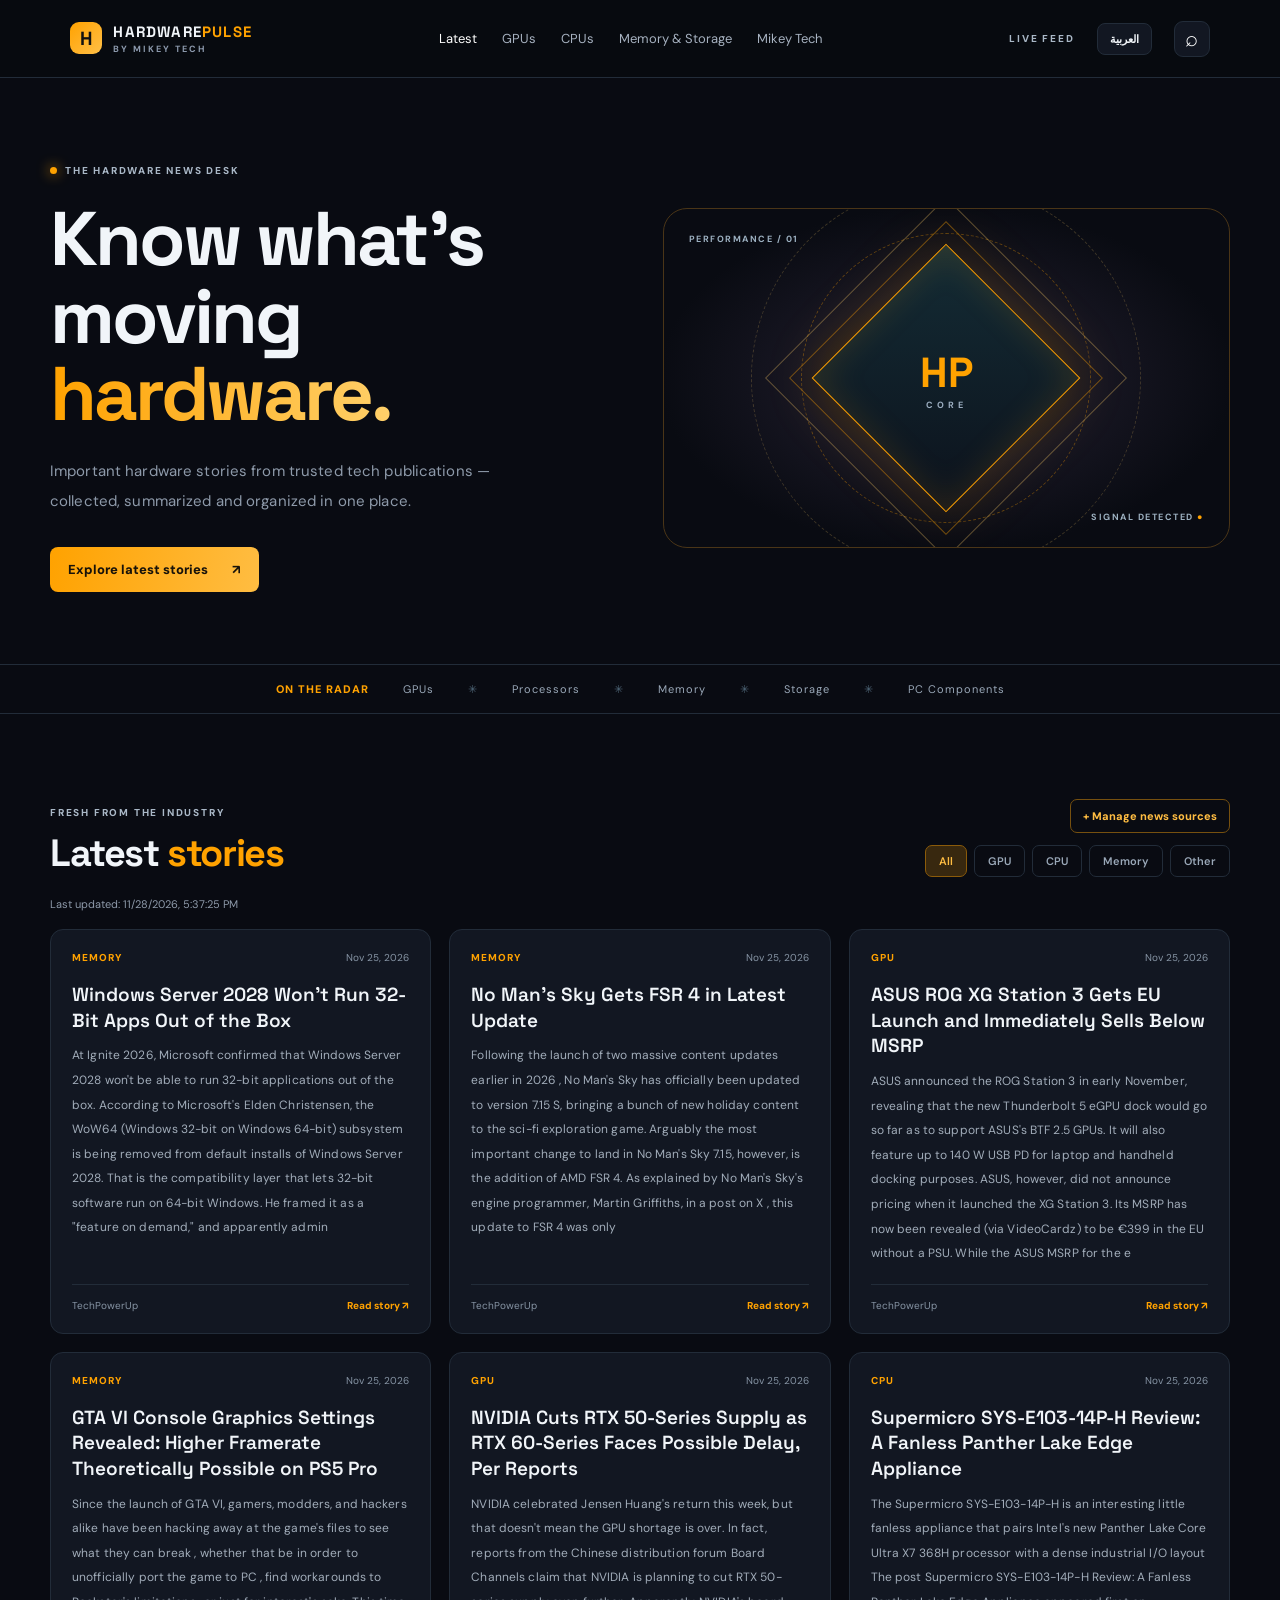
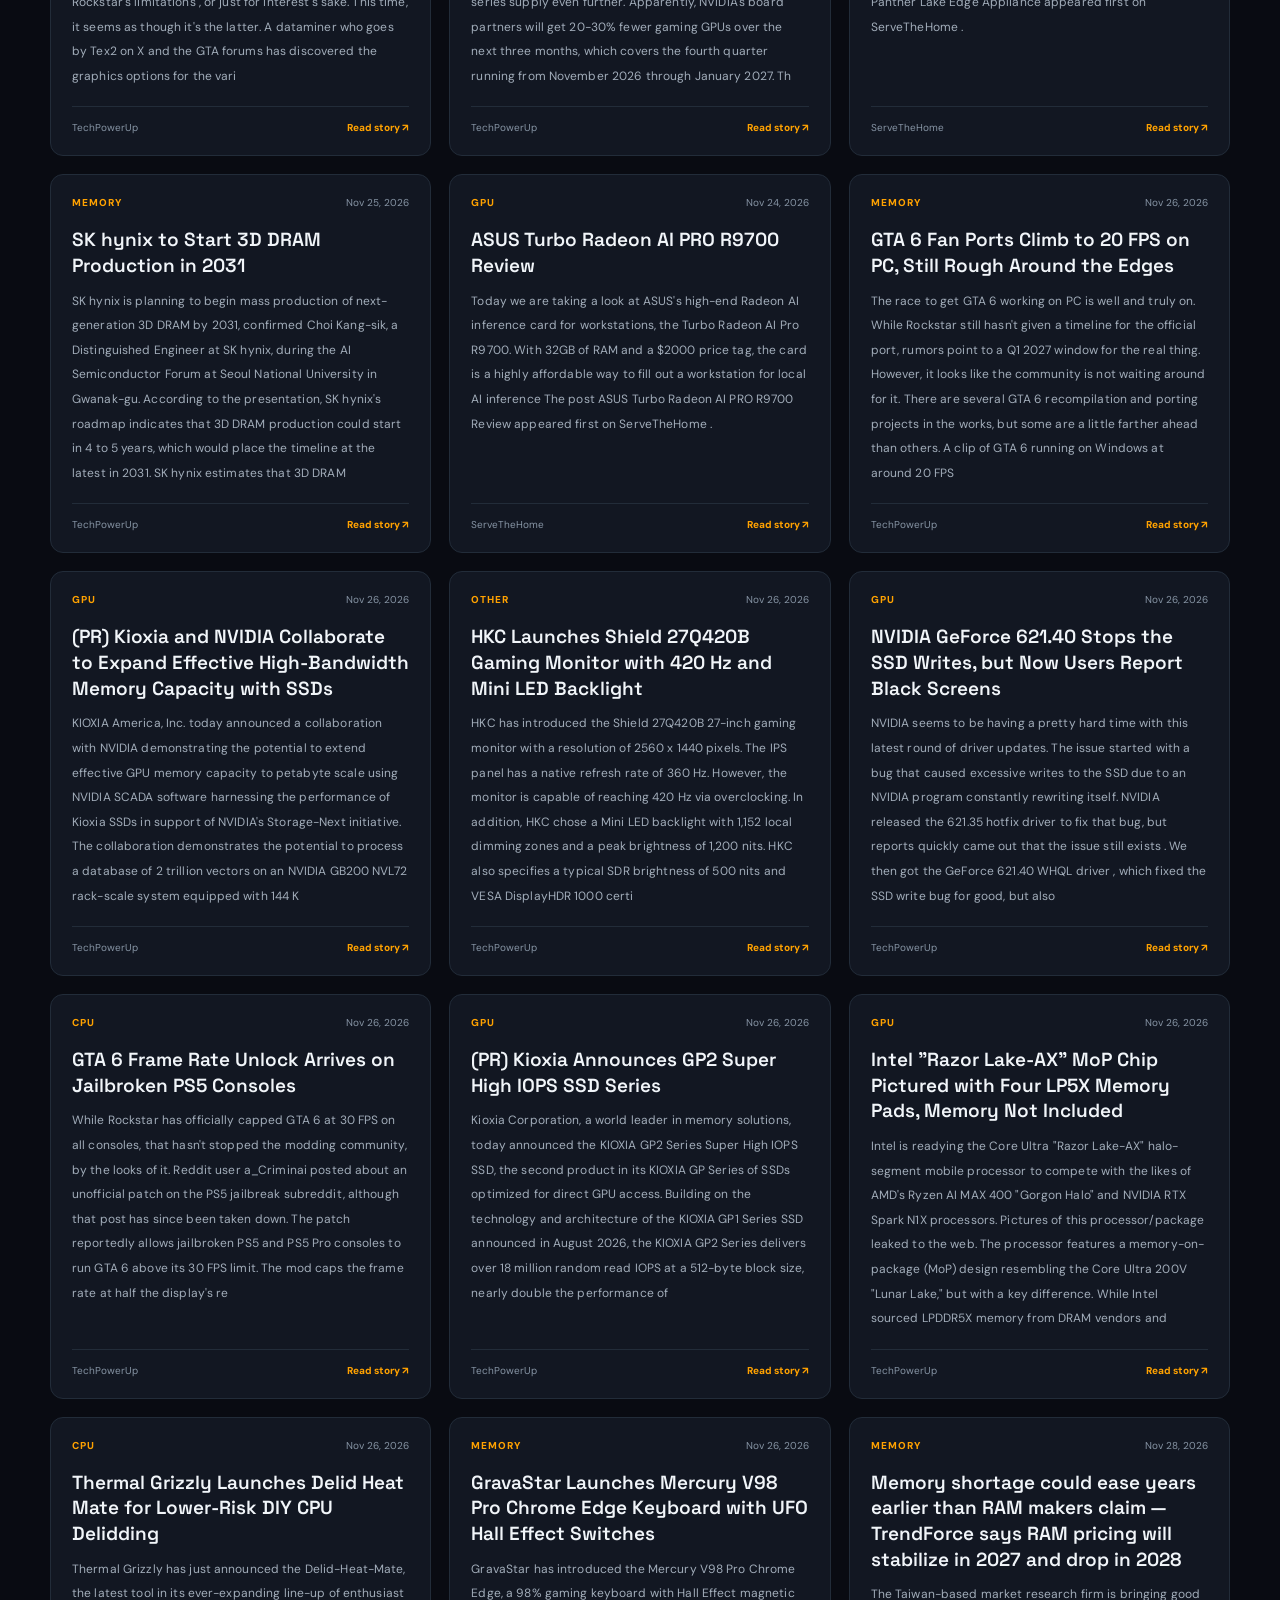
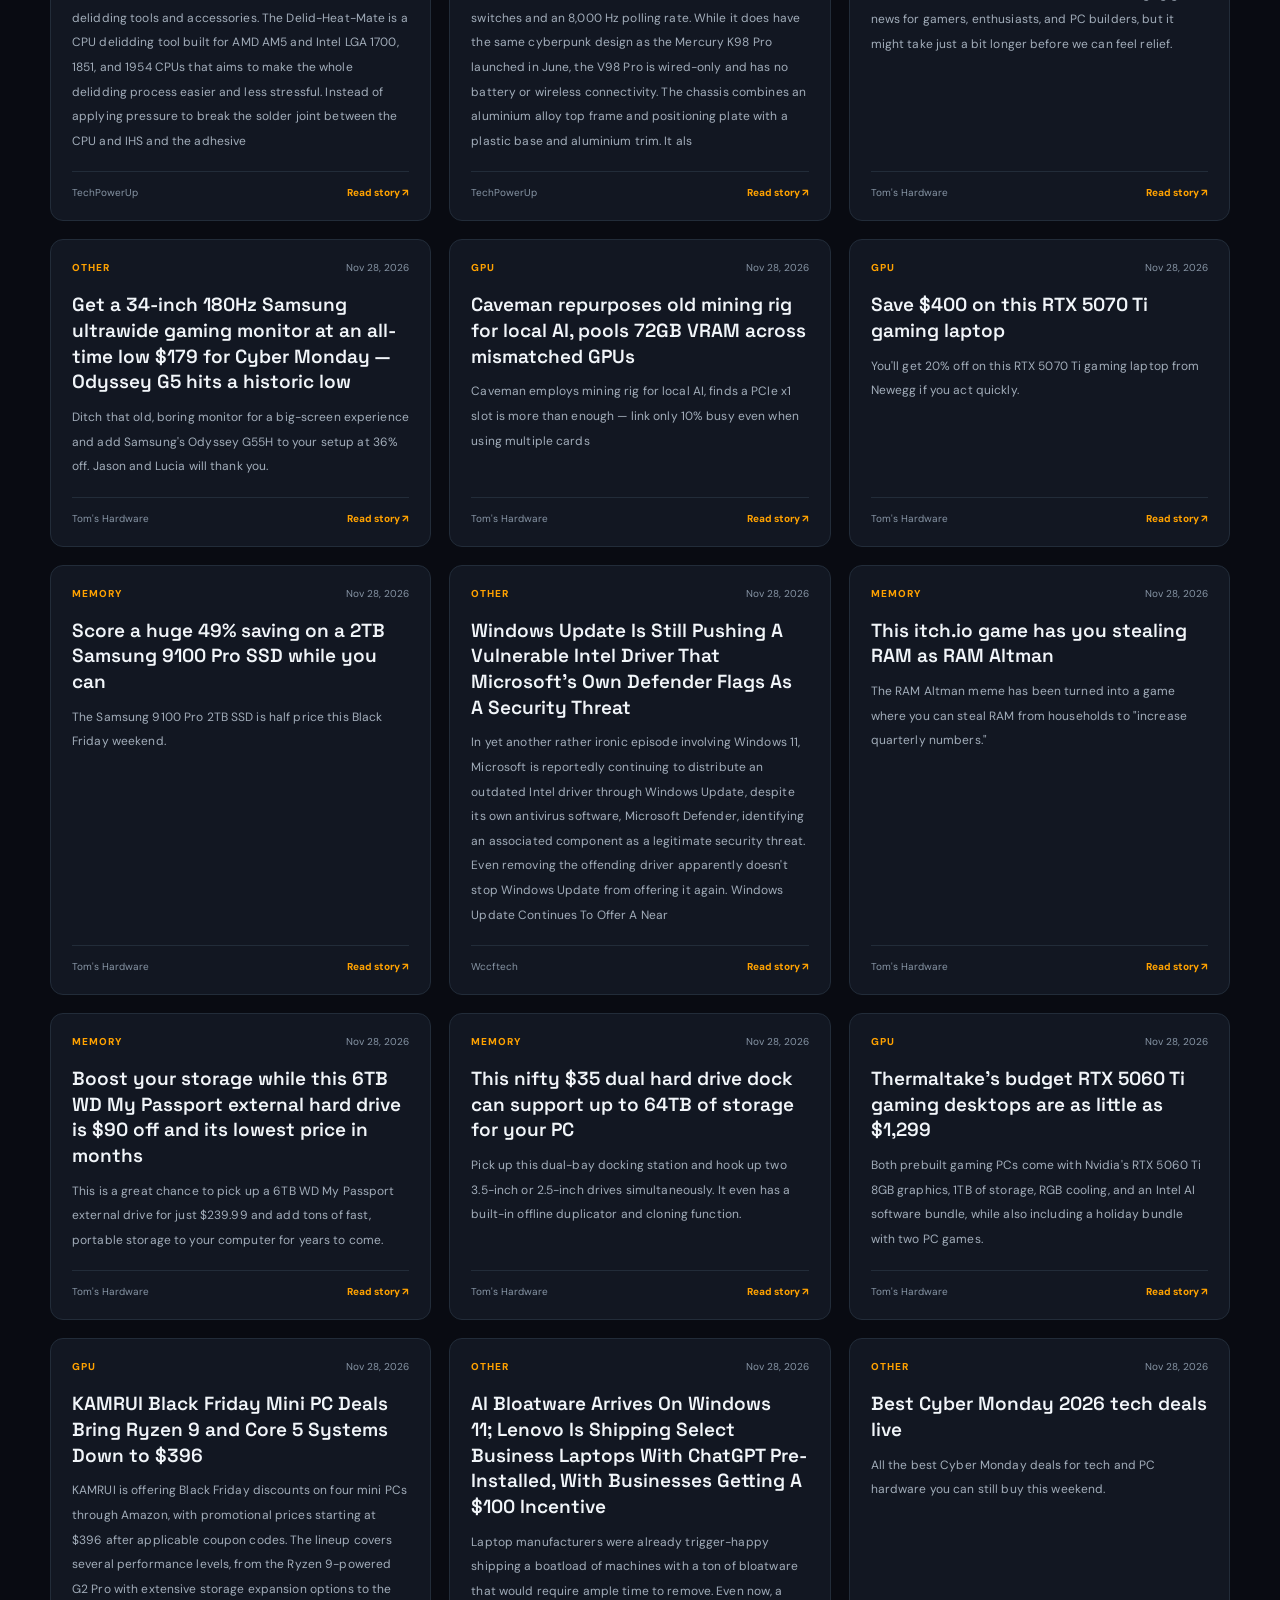
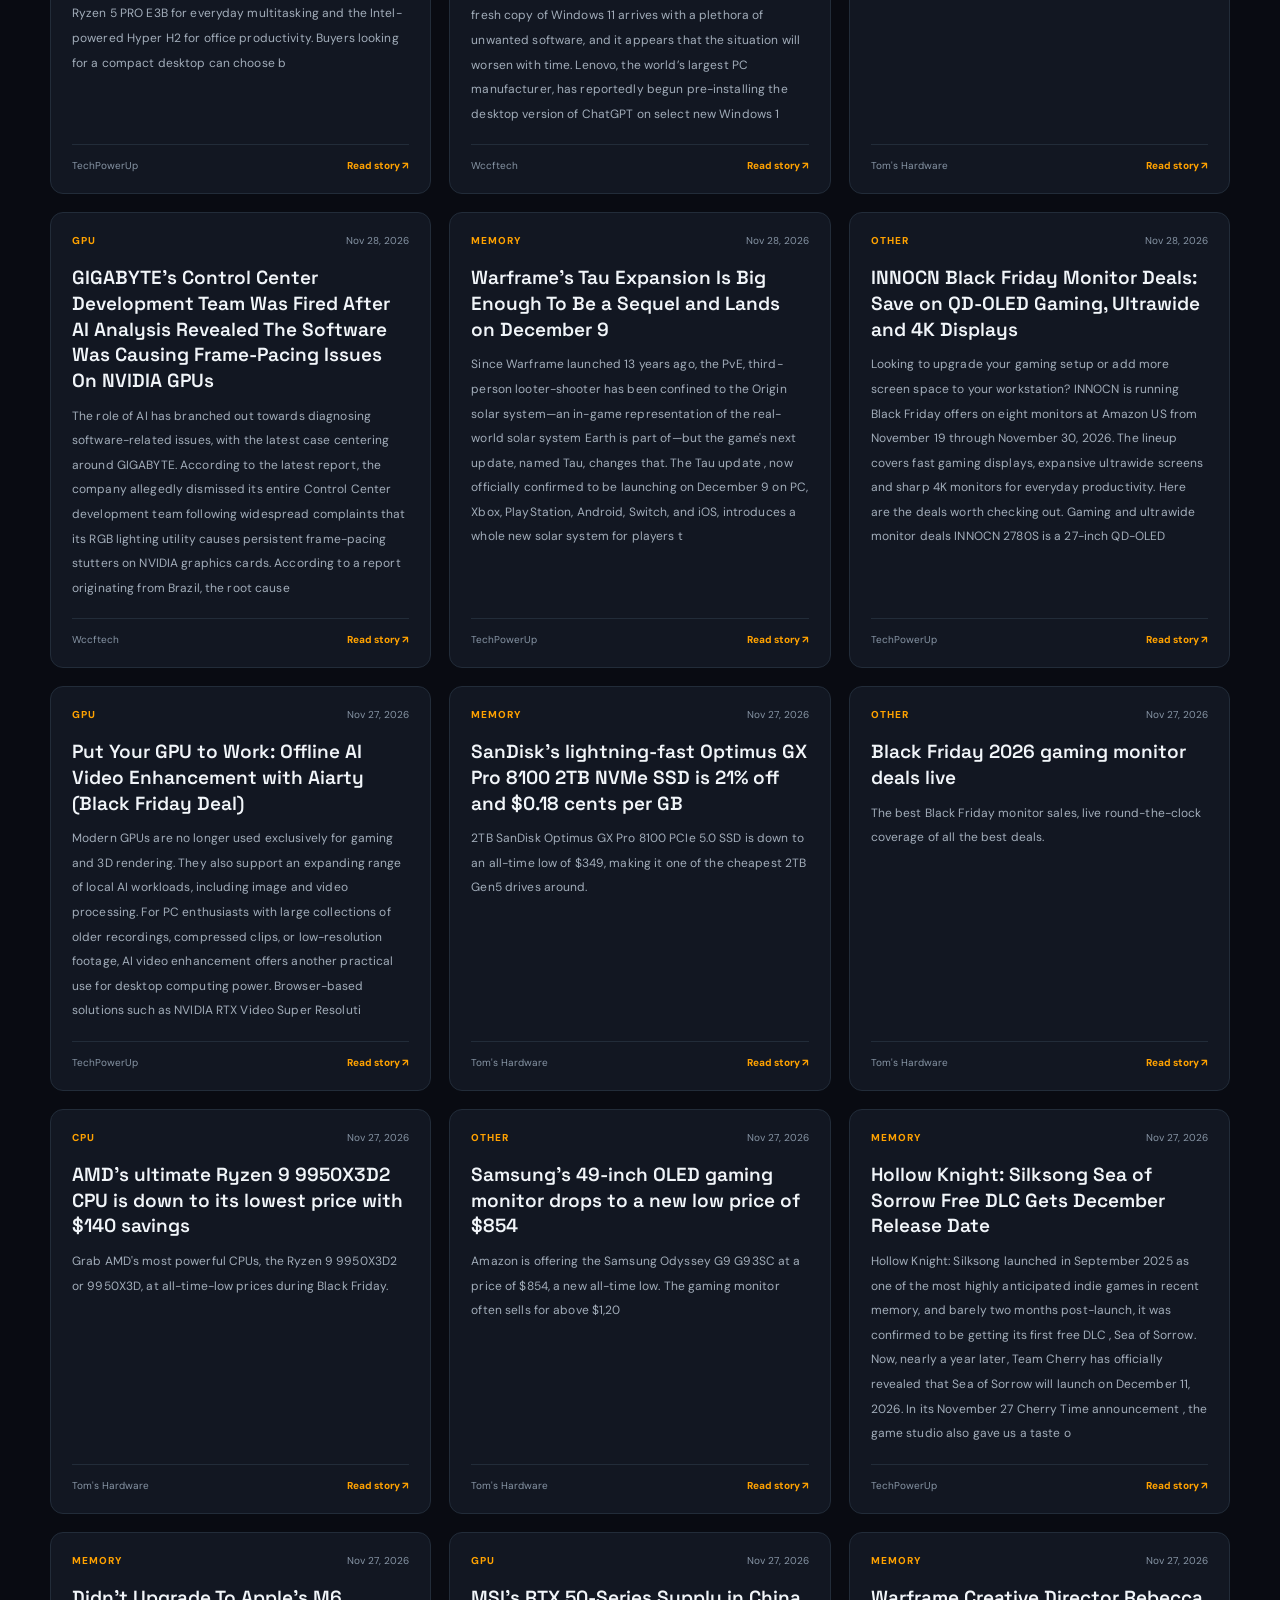
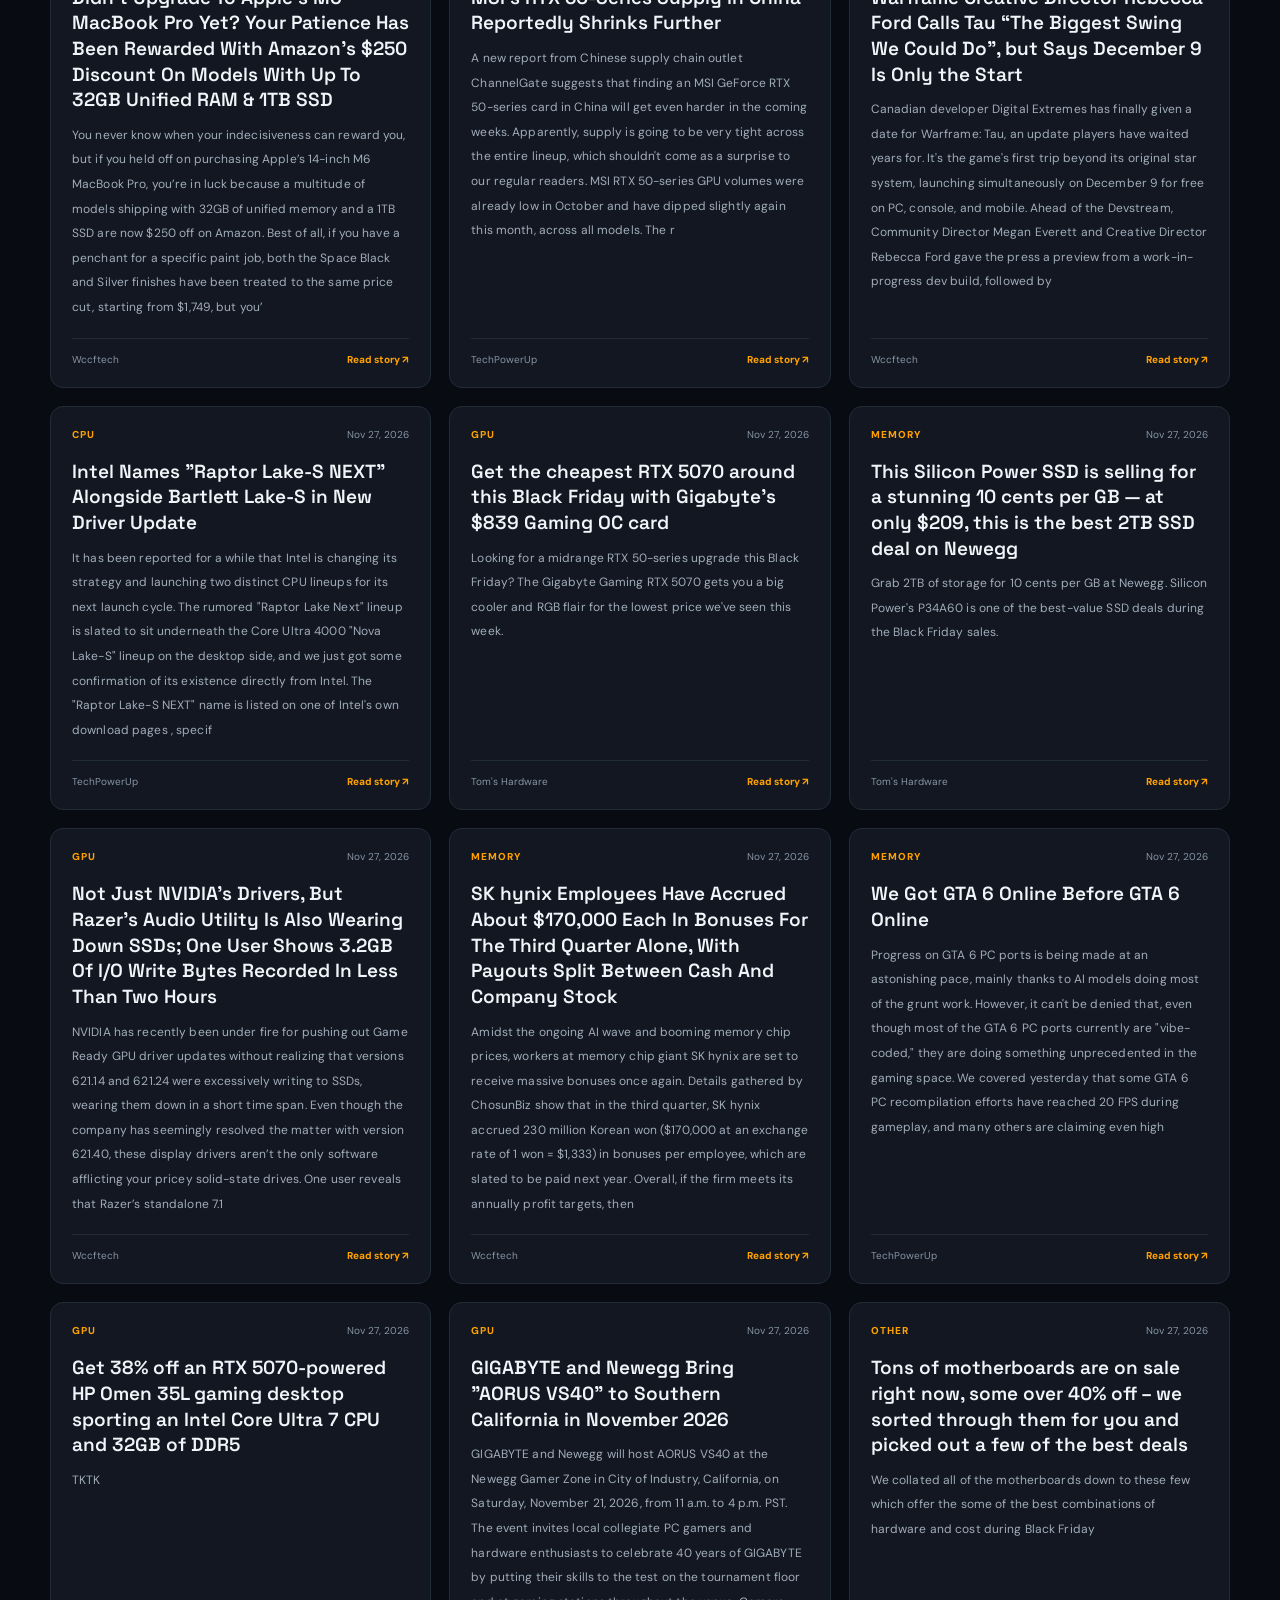
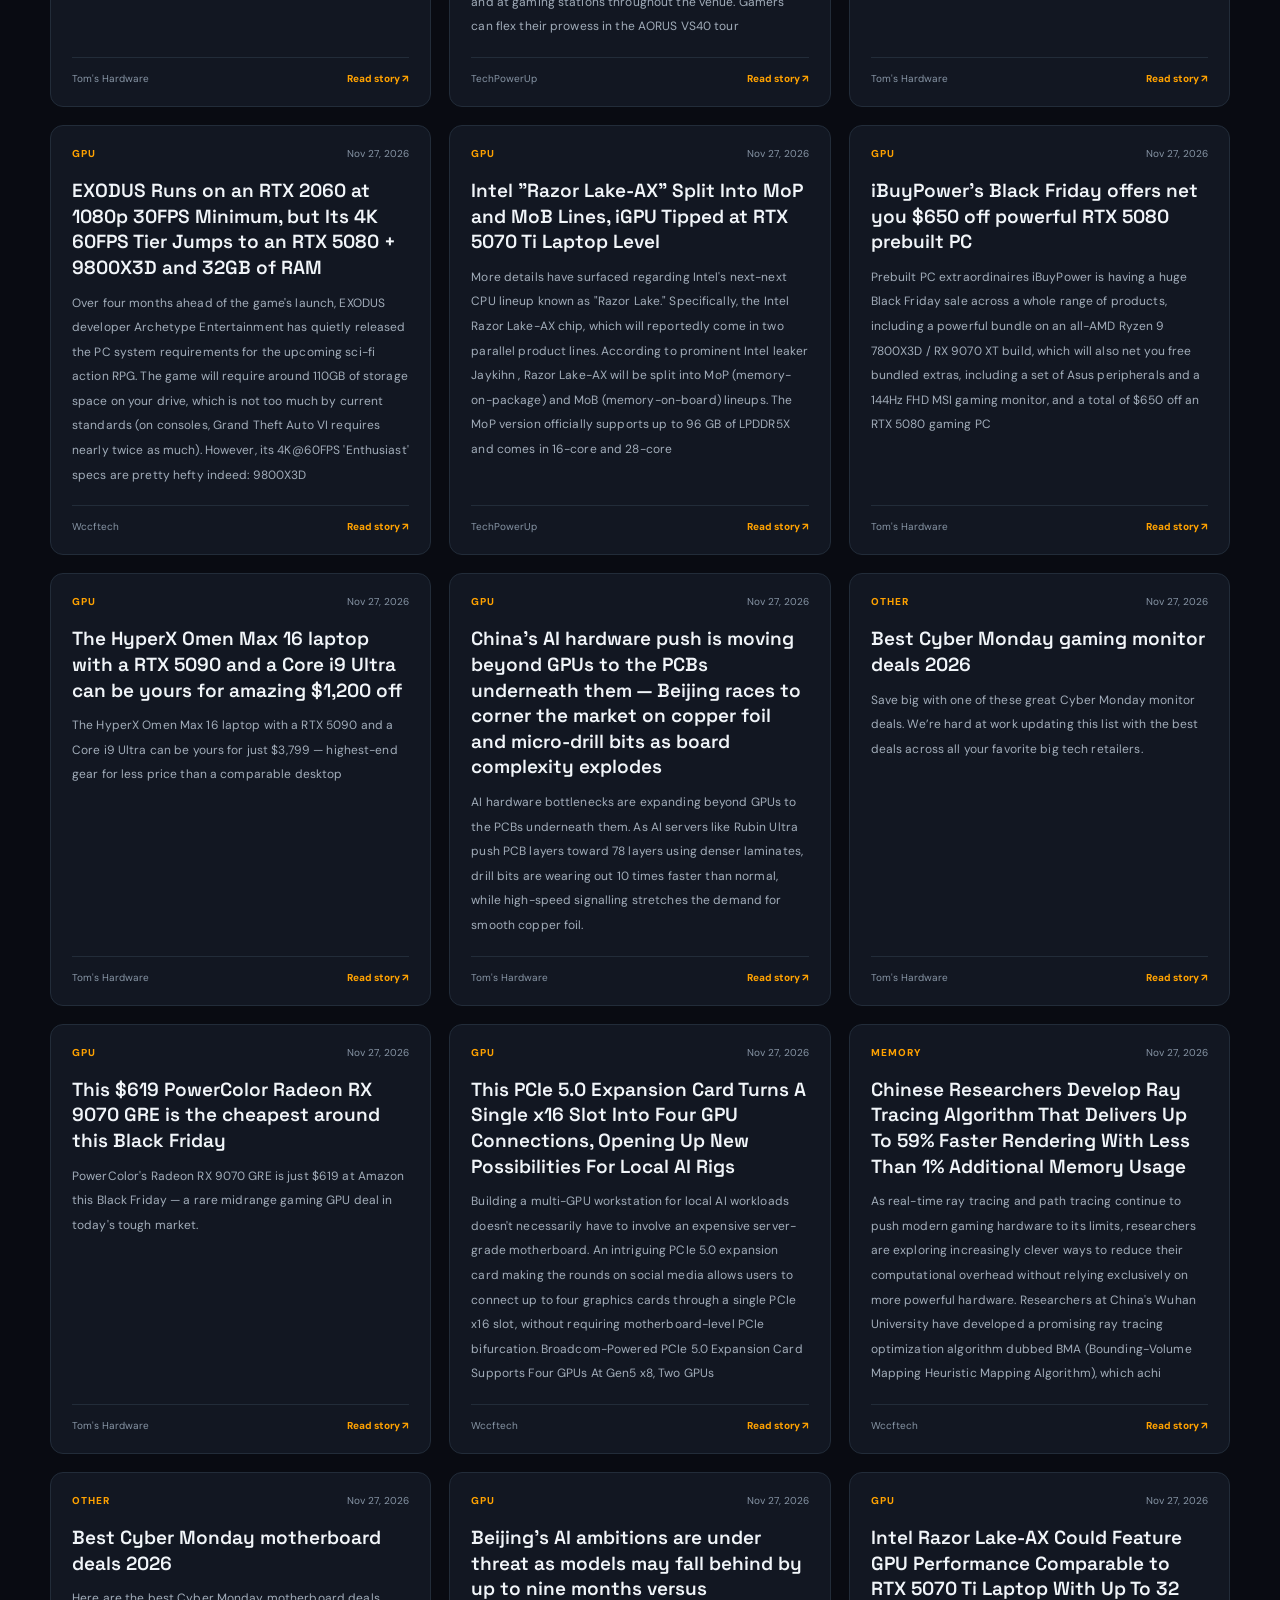
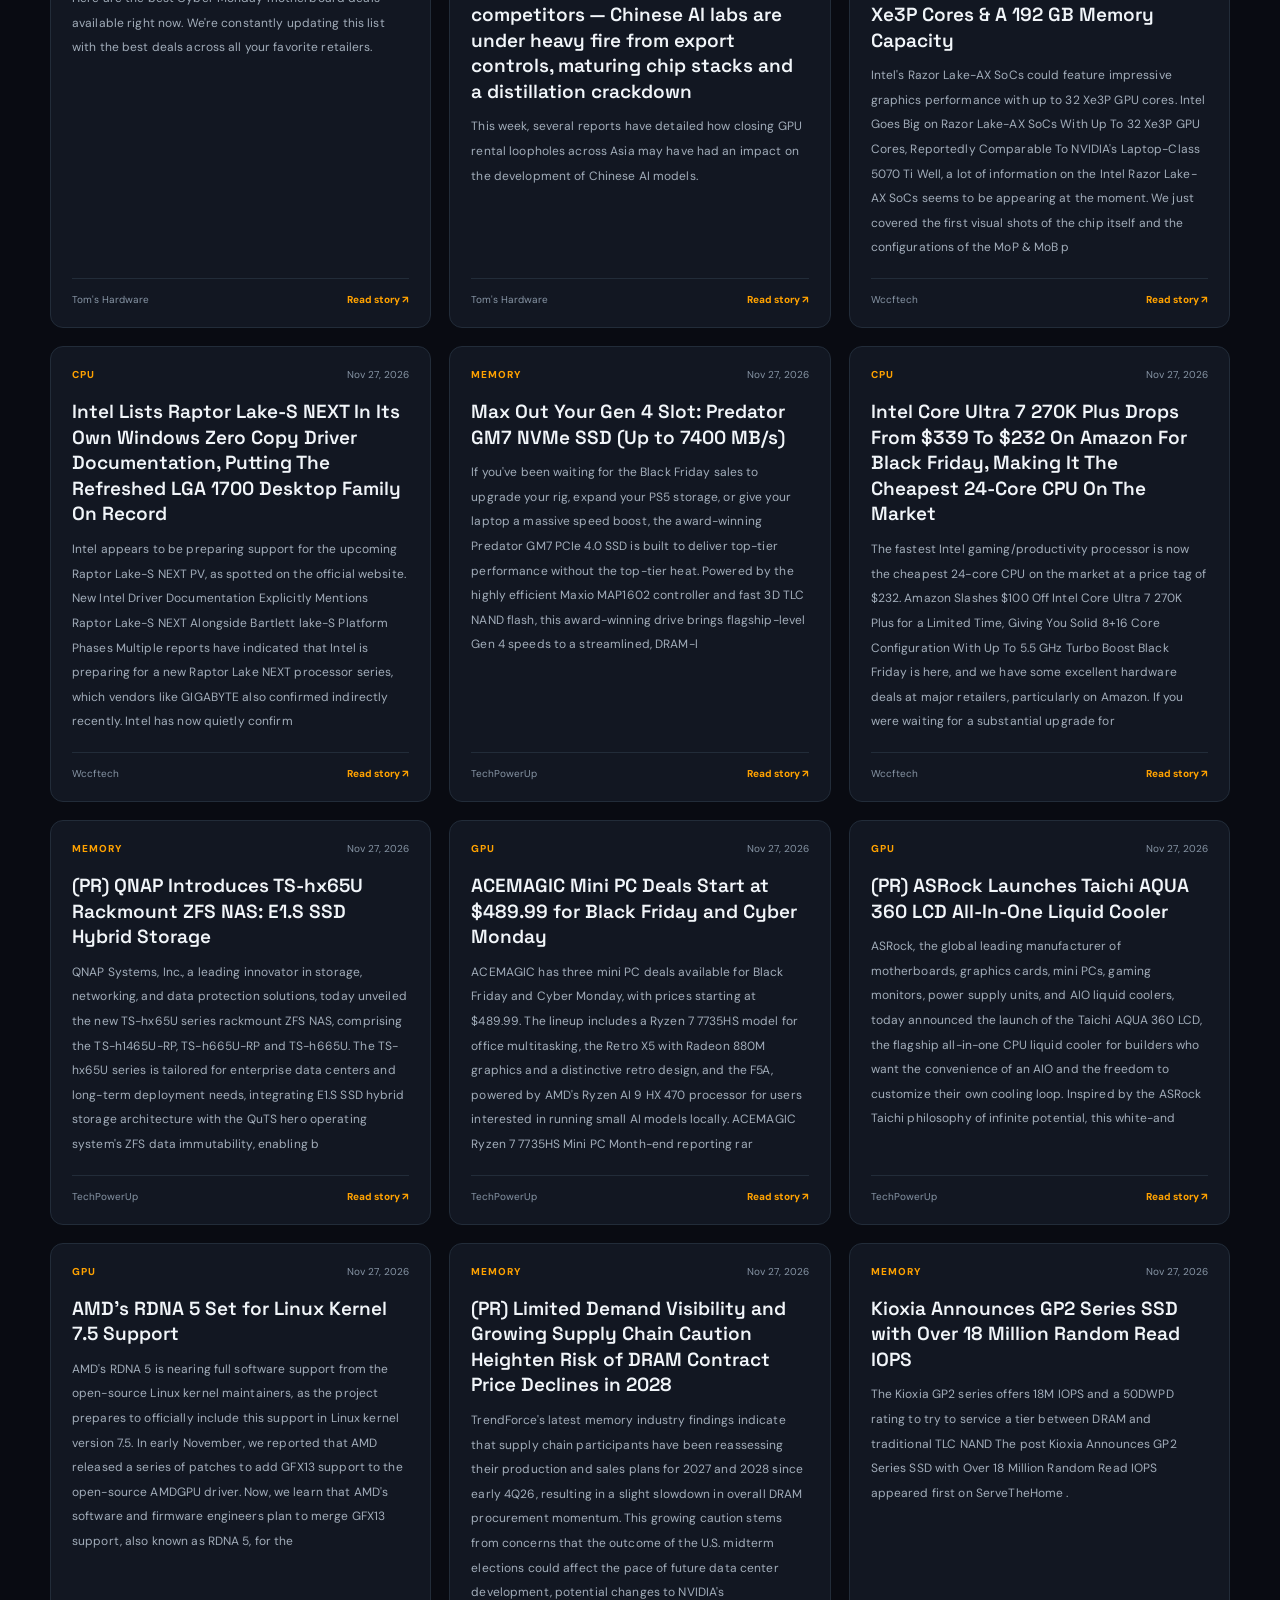
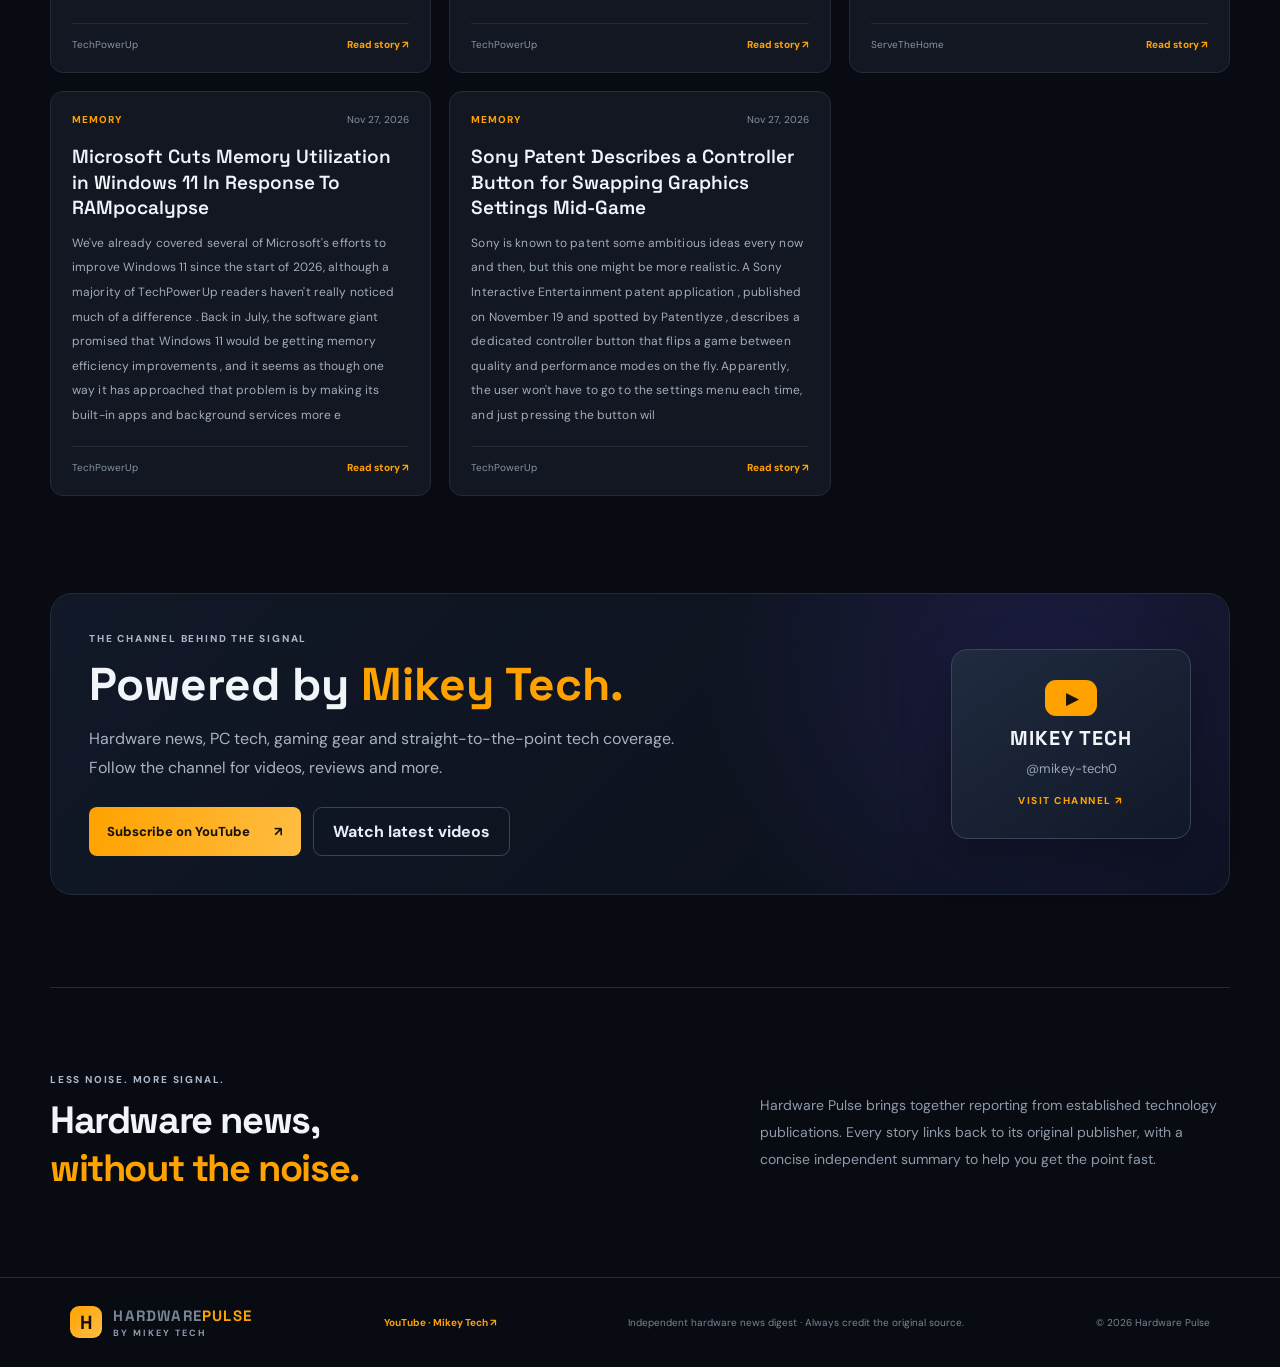
<file: index.html>
<!doctype html>
<html lang="en"><head><meta charset="utf-8"><meta name="viewport" content="width=device-width,initial-scale=1"><meta name="description" content="Mikey Tech | Hardware Pulse — the latest CPU, GPU, PC hardware and component news."><meta name="theme-color" content="#080b12"><title>Mikey Tech | Hardware Pulse</title><link rel="preconnect" href="https://fonts.googleapis.com"><link href="https://fonts.googleapis.com/css2?family=DM+Sans:wght@400;500;600;700;800&family=Space+Grotesk:wght@500;600;700&family=Cairo:wght@400;500;600;700;800&display=swap" rel="stylesheet"><link rel="stylesheet" href="styles.css"></head>
<body><header class="topbar"><a class="brand" href="#"><span class="brand-mark">H</span><span>HARDWARE<span class="accent">PULSE</span><small class="brand-byline">BY MIKEY TECH</small></span></a><nav><a class="active" href="#latest" data-i18n="navLatest">Latest</a><a href="#latest" data-filter="GPU">GPUs</a><a href="#latest" data-filter="CPU">CPUs</a><a href="#latest" data-filter="Memory" data-i18n="navMemory">Memory & Storage</a><a href="#mikey-tech" data-i18n="navChannel">Mikey Tech</a></nav><div class="top-actions"><span class="live-dot" data-i18n="live">LIVE FEED</span><button class="language-button" id="language-toggle" type="button">العربية</button><button class="icon-button" aria-label="Search" id="search-toggle">⌕</button></div></header>
<main><section class="hero"><div class="hero-copy"><div class="eyebrow"><span class="pulse"></span><span data-i18n="eyebrow">THE HARDWARE NEWS DESK</span></div><h1 data-i18n-html="heroTitle">Know what’s<br>moving <span class="gradient-text">hardware.</span></h1><p data-i18n="heroText">Important hardware stories from trusted tech publications — collected, summarized and organized in one place.</p><a class="primary-button" href="#latest"><span data-i18n="explore">Explore latest stories</span><span>↗</span></a></div><div class="hero-art" aria-label="Abstract computer processor illustration"><div class="orbit orbit-one"></div><div class="orbit orbit-two"></div><div class="chip"><div class="chip-inner">HP<span>CORE</span></div></div><div class="art-tag tag-top">PERFORMANCE / 01</div><div class="art-tag tag-bottom">SIGNAL DETECTED <b>●</b></div></div></section>
<section class="ticker"><span class="ticker-label" data-i18n="radar">ON THE RADAR</span><span>GPUs</span><i>✳</i><span data-i18n="processors">Processors</span><i>✳</i><span data-i18n="memory">Memory</span><i>✳</i><span data-i18n="storage">Storage</span><i>✳</i><span data-i18n="components">PC Components</span></section>
<section class="section" id="latest"><div class="section-heading"><div><div class="eyebrow" data-i18n="fresh">FRESH FROM THE INDUSTRY</div><h2><span data-i18n="latest">Latest</span> <span class="accent" data-i18n="stories">stories</span></h2></div><div class="section-tools"><a class="manage-sources" href="https://github.com/michaelgad121109-cmd/hardware-pulse/edit/main/data/sources.json" target="_blank" rel="noopener noreferrer" data-i18n="manageSources">+ Manage news sources</a><div class="filters" id="filters"><button class="selected" data-filter="All" data-i18n="all">All</button><button data-filter="GPU">GPU</button><button data-filter="CPU">CPU</button><button data-filter="Memory" data-i18n="memory">Memory</button><button data-filter="Other" data-i18n="other">Other</button></div></div></div><div class="search-row" id="search-row"><input id="search" type="search" placeholder="Search hardware news…" aria-label="Search news"></div><div class="feed-status" id="feed-status" aria-live="polite"></div><div class="news-grid" id="news-grid"><div class="loading" data-i18n="loading">Loading the latest hardware signals…</div></div><p class="empty-state" id="empty-state" hidden></p></section>
<section class="creator-section" id="mikey-tech"><div class="creator-copy"><div class="eyebrow" data-i18n="channelEyebrow">THE CHANNEL BEHIND THE SIGNAL</div><h2><span data-i18n="powered">Powered by</span> <span class="accent">Mikey Tech.</span></h2><p data-i18n="channelText">Hardware news, PC tech, gaming gear and straight-to-the-point tech coverage. Follow the channel for videos, reviews and more.</p><div class="creator-actions"><a class="primary-button" href="https://www.youtube.com/@mikey-tech0" target="_blank" rel="noopener noreferrer"><span data-i18n="subscribe">Subscribe on YouTube</span> <span>↗</span></a><a class="secondary-button" href="https://www.youtube.com/@mikey-tech0/videos" target="_blank" rel="noopener noreferrer" data-i18n="watch">Watch latest videos</a></div></div><a class="channel-card" href="https://www.youtube.com/@mikey-tech0" target="_blank" rel="noopener noreferrer" aria-label="Visit Mikey Tech on YouTube"><span class="youtube-icon">▶</span><span class="channel-name">MIKEY TECH</span><span class="channel-handle">@mikey-tech0</span><span class="channel-cta">VISIT CHANNEL ↗</span></a></section>
<section class="about-strip"><div><div class="eyebrow" data-i18n="lessNoise">LESS NOISE. MORE SIGNAL.</div><h2 data-i18n-html="aboutTitle">Hardware news,<br><span class="accent">without the noise.</span></h2></div><p data-i18n="aboutText">Hardware Pulse brings together reporting from established technology publications. Every story links back to its original publisher, with a concise independent summary to help you get the point fast.</p></section></main>
<footer><a class="brand" href="#"><span class="brand-mark">H</span><span>HARDWARE<span class="accent">PULSE</span><small class="brand-byline">BY MIKEY TECH</small></span></a><a class="footer-channel" href="https://www.youtube.com/@mikey-tech0" target="_blank" rel="noopener noreferrer">YouTube · Mikey Tech ↗</a><span data-i18n="footerNote">Independent hardware news digest · Always credit the original source.</span><span>© <span id="year"></span> Hardware Pulse</span></footer><script src="app.js?v=3"></script></body></html>
</file>
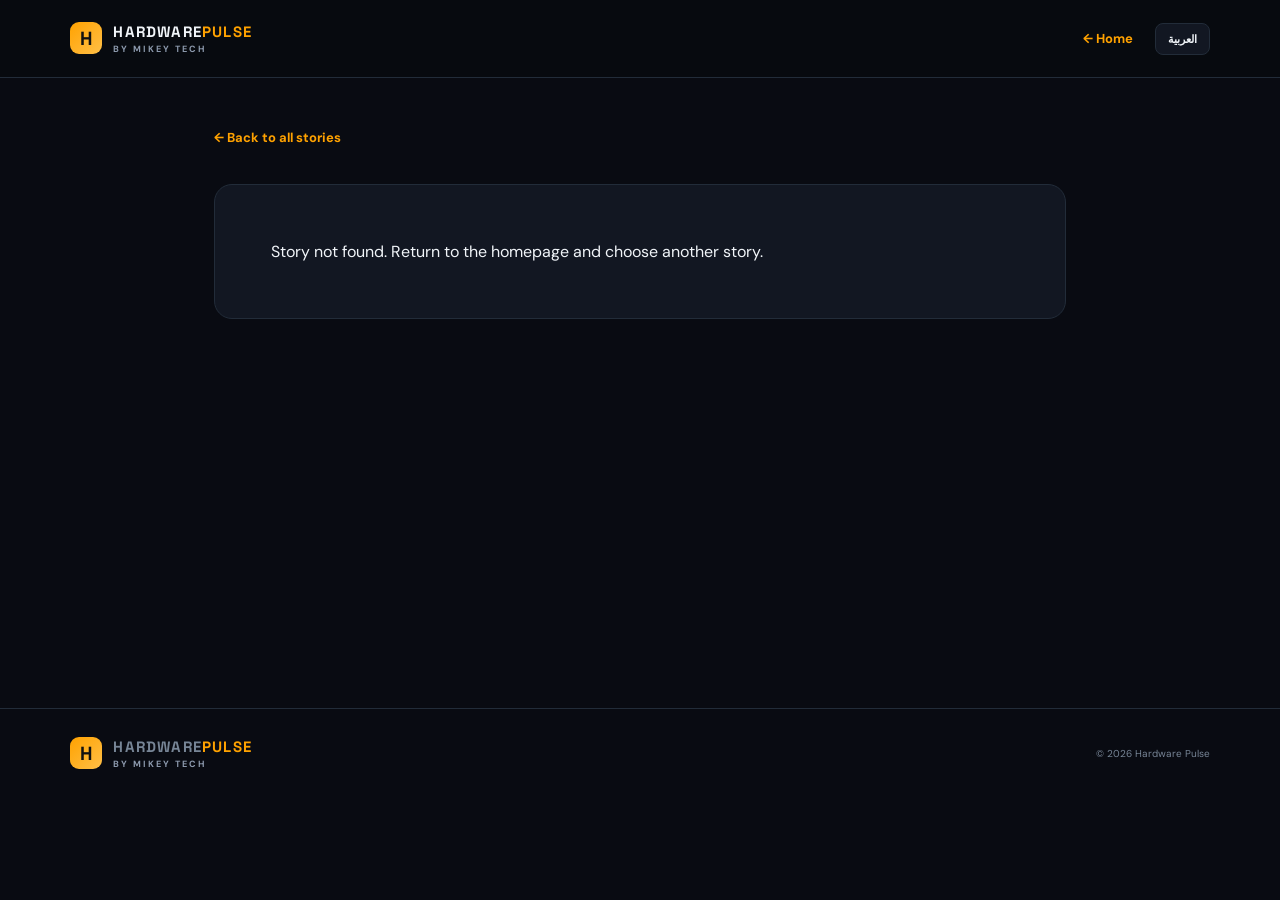
<file: article.html>
<!doctype html>
<html lang="en"><head><meta charset="utf-8"><meta name="viewport" content="width=device-width,initial-scale=1"><meta name="theme-color" content="#090b12"><title>Hardware Pulse | Story</title><link rel="preconnect" href="https://fonts.googleapis.com"><link href="https://fonts.googleapis.com/css2?family=DM+Sans:wght@400;500;600;700;800&family=Space+Grotesk:wght@500;600;700&family=Cairo:wght@400;500;600;700;800&display=swap" rel="stylesheet"><link rel="stylesheet" href="styles.css"></head>
<body class="article-page"><header class="topbar"><a class="brand" href="./"><span class="brand-mark">H</span><span>HARDWARE<span class="accent">PULSE</span><small class="brand-byline">BY MIKEY TECH</small></span></a><div class="top-actions"><a class="back-home" href="./" data-i18n="home">← Home</a><button class="language-button" id="article-language" type="button">العربية</button></div></header><main class="article-shell"><a class="back-link" href="./">← <span data-i18n="back">Back to all stories</span></a><div id="article-status" class="feed-status" aria-live="polite"></div><article id="article-content" class="article-content"><div class="loading">Loading story…</div></article></main><footer><a class="brand" href="./"><span class="brand-mark">H</span><span>HARDWARE<span class="accent">PULSE</span><small class="brand-byline">BY MIKEY TECH</small></span></a><span>© <span id="year"></span> Hardware Pulse</span></footer><script src="article.js"></script></body></html>
</file>
<file: styles.css>
:root{--bg:#080b10;--panel:#10151e;--line:#222c39;--muted:#8e9aaa;--text:#f1f5f9;--cyan:#57e6d1}*{box-sizing:border-box}html{scroll-behavior:smooth}body{margin:0;background:var(--bg);color:var(--text);font-family:"DM Sans",sans-serif}a{color:inherit;text-decoration:none}.topbar{height:78px;border-bottom:1px solid var(--line);display:flex;align-items:center;justify-content:space-between;padding:0 max(calc((100vw - 1180px)/2),5.5%);position:sticky;top:0;background:#080b10ed;backdrop-filter:blur(16px);z-index:5}.brand{display:flex;align-items:center;gap:11px;font:700 15px "Space Grotesk";letter-spacing:1.2px}.brand-mark{display:grid;place-items:center;width:32px;height:32px;border-radius:9px;background:linear-gradient(135deg,var(--cyan),#5885ff);color:#061014;font-size:19px}.brand-byline{display:block;font:700 9px/1.2 "DM Sans";letter-spacing:2px;color:#8d9aae;margin-top:3px}.accent{color:var(--cyan)}nav{display:flex;gap:25px;color:#a7b2c1;font-size:13px}nav a:hover,nav a.active{color:#fff}.top-actions{display:flex;align-items:center;gap:22px}.live-dot,.eyebrow{font-size:10px;letter-spacing:1.8px;font-weight:800;color:#aab8c7}.live-dot:before,.pulse{display:inline-block;width:7px;height:7px;border-radius:50%;background:var(--cyan);margin-right:8px;box-shadow:0 0 13px var(--cyan)}.icon-button{border:1px solid var(--line);background:var(--panel);color:white;border-radius:9px;width:36px;height:36px;font-size:22px;cursor:pointer}.hero{max-width:1180px;margin:auto;min-height:510px;padding:86px 0 72px;display:grid;grid-template-columns:1fr 1fr;align-items:center;gap:45px}.hero h1{font:700 clamp(48px,6vw,76px)/1.02 "Space Grotesk";letter-spacing:-3px;margin:23px 0}.gradient-text{background:linear-gradient(90deg,var(--cyan),#7d9cff);-webkit-background-clip:text;background-clip:text;color:transparent}.hero-copy p{max-width:470px;color:var(--muted);line-height:1.8;font-size:15px;margin-bottom:30px}.primary-button{display:inline-flex;gap:24px;align-items:center;background:var(--cyan);color:#071013;font-weight:800;font-size:13px;padding:14px 18px;border-radius:8px}.hero-art{height:340px;position:relative;display:grid;place-items:center;overflow:hidden;background:radial-gradient(ellipse at center,#1b3441 0%,#101a26 37%,#080b10 72%);border:1px solid #1e303b;border-radius:24px}.chip{width:190px;height:190px;border:1px solid #70f1df;transform:rotate(45deg);display:grid;place-items:center;box-shadow:0 0 60px #57e6d133,inset 0 0 35px #57e6d122;background:linear-gradient(135deg,#142c35,#0c121c)}.chip:before,.chip:after{content:"";position:absolute;inset:-17px;border:1px solid #57e6d166}.chip:after{inset:-34px;border-color:#6e8dff55}.chip-inner{transform:rotate(-45deg);font:700 42px "Space Grotesk";color:var(--cyan);text-align:center}.chip-inner span{display:block;font:700 9px "DM Sans";letter-spacing:4px;color:#9caec1}.orbit{position:absolute;width:290px;height:290px;border:1px dashed #6cebd455;border-radius:50%}.orbit-two{width:390px;height:390px;border-color:#6e8dff33}.art-tag{position:absolute;font:700 9px "DM Sans";letter-spacing:1.5px;color:#9db1c1}.tag-top{top:24px;left:25px}.tag-bottom{bottom:24px;right:25px}.tag-bottom b{color:var(--cyan)}.ticker{border-block:1px solid var(--line);display:flex;justify-content:center;align-items:center;gap:34px;padding:17px 10px;color:#9aa8b8;font-size:11px;letter-spacing:1px}.ticker-label{color:var(--cyan);font-weight:800}.ticker i{font-style:normal;color:#506779}.section,.about-strip{max-width:1180px;margin:auto;padding:85px 0}.section-heading{display:flex;align-items:end;justify-content:space-between;margin-bottom:28px}.section h2,.about-strip h2{font:700 38px "Space Grotesk";letter-spacing:-1.4px;margin:10px 0 0}.filters{display:flex;gap:7px;flex-wrap:wrap}.filters button{background:transparent;border:1px solid var(--line);color:#9aa8b8;border-radius:7px;padding:8px 13px;font:600 11px "DM Sans";cursor:pointer}.filters button.selected,.filters button:hover{background:#17302f;border-color:#326e67;color:var(--cyan)}.search-row{display:none;margin-bottom:22px}.search-row.visible{display:block}.search-row input{width:100%;background:var(--panel);border:1px solid var(--line);border-radius:8px;padding:13px;color:white;outline:none}.news-grid{display:grid;grid-template-columns:repeat(3,1fr);gap:18px}.news-card{background:var(--panel);border:1px solid var(--line);border-radius:13px;padding:21px;display:flex;flex-direction:column;min-height:265px;transition:.2s}.news-card:hover{transform:translateY(-4px);border-color:#426c70}.card-meta{display:flex;justify-content:space-between;gap:8px;color:#8795a5;font-size:10px}.category{color:var(--cyan);font-weight:800;letter-spacing:1px;text-transform:uppercase}.news-card h3{font:600 19px/1.35 "Space Grotesk";margin:18px 0 10px}.news-card p{font-size:12px;color:#a2adba;line-height:1.7;margin:0 0 18px}.card-footer{margin-top:auto;padding-top:14px;border-top:1px solid var(--line);display:flex;justify-content:space-between;align-items:center;font-size:10px;color:#8795a5}.read-link{color:var(--cyan);font-weight:800}.loading,.empty-state{color:var(--muted);padding:40px;text-align:center;grid-column:1/-1}.about-strip{border-top:1px solid var(--line);display:flex;justify-content:space-between;align-items:center;gap:80px}.about-strip p{max-width:470px;color:var(--muted);font-size:14px;line-height:1.9}.creator-section{margin:12px auto 92px;max-width:1180px;padding:38px;border:1px solid #222b3b;border-radius:22px;background:radial-gradient(circle at 85% 30%,#6f4bff29,transparent 34%),linear-gradient(135deg,#111827,#0b101a);display:flex;align-items:center;justify-content:space-between;gap:36px}.creator-copy{max-width:640px}.creator-copy h2{font:700 clamp(30px,4vw,46px)/1.1 "Space Grotesk";margin:14px 0}.creator-copy p{color:#a8b2c4;line-height:1.8;max-width:590px}.creator-actions{display:flex;gap:12px;flex-wrap:wrap;margin-top:24px}.secondary-button{display:inline-flex;align-items:center;padding:13px 19px;border:1px solid #39445a;border-radius:9px;color:#e8edf7;font-weight:700}.channel-card{width:240px;min-height:190px;flex-shrink:0;border:1px solid #39445a;border-radius:16px;background:linear-gradient(145deg,#202b40,#111827);display:flex;flex-direction:column;align-items:center;justify-content:center;gap:9px;box-shadow:0 18px 50px #0005}.youtube-icon{width:52px;height:36px;border-radius:11px;background:#ff334b;color:white;display:grid;place-items:center;font-size:17px;padding-left:3px}.channel-name{font:700 20px "Space Grotesk";letter-spacing:1px}.channel-handle{color:#9aa7bb;font-size:13px}.channel-cta{color:#9c8aff;font-size:10px;font-weight:800;letter-spacing:1.5px;margin-top:8px}.footer-channel{color:#b6aaff;font-weight:700;white-space:nowrap}footer{border-top:1px solid var(--line);padding:28px max(calc((100vw - 1180px)/2),5.5%);display:flex;justify-content:space-between;align-items:center;color:#778596;font-size:10px;gap:20px}.empty-state{color:var(--muted)}@media(max-width:1250px){.hero,.section,.about-strip{margin-left:5.5%;margin-right:5.5%}.creator-section{margin-left:5.5%;margin-right:5.5%}}@media(max-width:900px){nav{gap:12px;font-size:11px}.live-dot{display:none}}@media(max-width:760px){.topbar{height:66px;padding:0 5%}nav{display:none}.hero{padding:60px 0 45px;grid-template-columns:1fr;gap:35px}.hero h1{font-size:54px}.hero-art{height:280px}.ticker{gap:13px;flex-wrap:wrap;font-size:9px}.ticker-label{width:100%;text-align:center}.section{padding:60px 0}.section-heading{align-items:start;gap:20px;flex-direction:column}.section h2{font-size:33px}.news-grid{grid-template-columns:1fr}.about-strip{padding:55px 0;display:block}.about-strip p{margin-top:25px}.creator-section{margin:0 18px 65px;padding:25px;flex-direction:column;align-items:stretch}.channel-card{width:100%;min-height:165px}.creator-actions{flex-direction:column;align-items:stretch}.creator-actions a{justify-content:center}footer{padding:25px 5%;flex-wrap:wrap}footer>span:nth-child(3){order:3;width:100%}.footer-channel{order:2}}
/* Brand, bilingual layout and feed controls */
:root{--cyan:#ff3b55;--bg:#090b12;--panel:#121722}
.brand-mark{background:linear-gradient(135deg,#ff3b55,#ff8a45);color:#fff}
.accent,.ticker-label,.category,.read-link{color:var(--cyan)}
.gradient-text{background:linear-gradient(90deg,#ff3b55,#ff9a45);-webkit-background-clip:text;background-clip:text}
.primary-button{background:linear-gradient(100deg,#ff3b55,#ff784f);color:#fff}
.pulse,.live-dot:before{background:var(--cyan);box-shadow:0 0 13px var(--cyan)}
.chip{border-color:#ff6478;box-shadow:0 0 60px #ff3b5533,inset 0 0 35px #ff3b5522}
.chip-inner{color:#ff6579}.chip:before{border-color:#ff647866}.chip:after{border-color:#ff9a4555}
.hero-art{background:radial-gradient(ellipse at center,#3a1b2a 0%,#171622 37%,#090b12 72%);border-color:#38212b}
.orbit{border-color:#ff647855}.orbit-two{border-color:#ff9a4533}
.filters button.selected,.filters button:hover{background:#351923;border-color:#9d3448;color:#ff7183}
.news-card:hover{border-color:#b43d55}
.section-tools{display:flex;flex-direction:column;align-items:flex-end;gap:12px}
.manage-sources{font-size:11px;font-weight:800;color:#ff7183;border:1px solid #6c293b;padding:9px 12px;border-radius:7px}
.language-button{border:1px solid var(--line);background:var(--panel);color:var(--text);border-radius:8px;padding:8px 12px;font:700 11px "DM Sans";cursor:pointer}
.feed-status{color:var(--muted);font-size:11px;margin:-8px 0 18px}
.empty-state{border:1px dashed var(--line);border-radius:12px;line-height:1.7}
body.arabic{font-family:"Cairo","DM Sans",sans-serif}
body.arabic .hero h1,body.arabic .section h2,body.arabic .about-strip h2,body.arabic .creator-copy h2{font-family:"Cairo",sans-serif;letter-spacing:0}
body.arabic .eyebrow,body.arabic .brand,body.arabic .card-meta,body.arabic .card-footer{letter-spacing:0}
body.arabic .hero-copy,body.arabic .section-heading,body.arabic .about-strip,body.arabic .creator-copy{text-align:right}
body.arabic .section-tools{align-items:flex-start}
body.arabic .card-meta,body.arabic .card-footer{direction:rtl}
body.arabic .brand-byline{letter-spacing:1px}
@media(max-width:760px){.section-tools{align-items:stretch;width:100%}.manage-sources{align-self:flex-start}.filters{width:100%}}

/* Mikey Tech brand color: #FFA200 */
:root{--cyan:#FFA200}
.brand-mark{background:linear-gradient(135deg,#FFA200,#ffbf47);color:#111}
.accent,.ticker-label,.category,.read-link{color:#FFA200}
.gradient-text{background:linear-gradient(90deg,#FFA200,#ffd06a);-webkit-background-clip:text;background-clip:text}
.primary-button{background:linear-gradient(100deg,#FFA200,#ffbd42);color:#17120a}
.pulse,.live-dot:before{background:#FFA200;box-shadow:0 0 13px #FFA200}
.chip{border-color:#FFA200;box-shadow:0 0 60px #FFA20033,inset 0 0 35px #FFA20022}
.chip-inner{color:#FFA200}.chip:before{border-color:#FFA20066}.chip:after{border-color:#ffd06a55}
.hero-art{background:radial-gradient(ellipse at center,#39270e 0%,#171622 37%,#090b12 72%);border-color:#4a3517}
.orbit{border-color:#FFA20055}.orbit-two{border-color:#ffd06a33}
.filters button.selected,.filters button:hover{background:#38280f;border-color:#8b5b0a;color:#ffbd42}
.news-card:hover{border-color:#FFA200}
.manage-sources{color:#ffbd42;border-color:#76500f}
.channel-cta,.footer-channel{color:#FFA200}
.youtube-icon{background:#FFA200;color:#17120a}
/* Trox is reserved for headings only; body copy keeps the site's normal font. */

/* Full story reading page */
.card-open{display:flex;flex-direction:column;flex:1;color:inherit;text-decoration:none}
.card-open:focus-visible{outline:2px solid #FFA200;outline-offset:5px;border-radius:8px}
.article-shell{max-width:900px;margin:0 auto;padding:48px 24px 90px;min-height:70vh}
.back-link,.back-home{color:#FFA200;font-size:13px;font-weight:700}
.back-link{display:inline-block;margin-bottom:28px}
.article-content{background:var(--panel);border:1px solid var(--line);border-radius:18px;padding:clamp(24px,5vw,56px)}
.article-meta{display:flex;gap:18px;flex-wrap:wrap;color:var(--muted);font-size:12px;margin-bottom:22px}
.article-content h1{font:700 clamp(30px,5vw,48px)/1.2 "Space Grotesk",sans-serif;letter-spacing:-1px;margin:0 0 20px}
.article-deck{font-size:17px;line-height:1.85;color:#b7c1ce;border-bottom:1px solid var(--line);padding-bottom:26px}
.article-tools{display:flex;justify-content:space-between;gap:15px;flex-wrap:wrap;margin:26px 0 18px;color:var(--muted);font-size:11px}
.translation-note{color:#FFA200}
.article-body{font-size:16px;line-height:1.95;color:#d5dce5;overflow-wrap:anywhere}
.article-body p{margin:0 0 1.35em}
.article-body h2,.article-body h3,.article-body h4{font-family:"Space Grotesk",sans-serif;line-height:1.35;color:#fff;margin:1.7em 0 .7em}
.article-body ul,.article-body ol{padding-inline-start:1.6em;margin:0 0 1.4em}
.article-body li{margin:.45em 0}
.article-body a{color:#FFA200;text-decoration:underline}
.article-body blockquote{border-inline-start:3px solid #FFA200;margin:1.5em 0;padding:.2em 1.2em;color:#aeb9c7}
.article-body img{max-width:100%;height:auto;border-radius:12px}
.article-body figure{margin:1.5em 0}
.article-body table{width:100%;border-collapse:collapse;display:block;overflow-x:auto}
.article-body th,.article-body td{border:1px solid var(--line);padding:9px;text-align:start}
.article-source{border-top:1px solid var(--line);padding-top:24px;margin-top:34px;display:flex;align-items:center;justify-content:space-between;gap:18px;flex-wrap:wrap;color:var(--muted);font-size:12px}
.article-source .primary-button{font-size:12px}
body.arabic .article-content h1,body.arabic .article-body h2,body.arabic .article-body h3,body.arabic .article-body h4{font-family:"Cairo",sans-serif;letter-spacing:0}
body.arabic .article-content,body.arabic .article-meta,body.arabic .article-deck,body.arabic .article-body,body.arabic .article-source{text-align:right}
@media(max-width:650px){.article-shell{padding:28px 14px 60px}.article-content{padding:22px 18px}.article-source{align-items:stretch;flex-direction:column}.article-source .primary-button{justify-content:center}}


/* Trox is used only for the large section/hero headings, never article titles. */
.hero h1,
.section h2,
.about-strip h2,
.creator-copy h2 {
  font-family:"Trox","Space Grotesk","Cairo",sans-serif;
}
body.arabic .hero h1,
body.arabic .section h2,
body.arabic .about-strip h2,
body.arabic .creator-copy h2 {
  font-family:"Trox","Cairo",sans-serif;
  letter-spacing:0;
}

/* Give English reading text a little more breathing room. */
body:not(.arabic) .hero-copy p,
body:not(.arabic) .news-card p,
body:not(.arabic) .article-deck,
body:not(.arabic) .article-body {
  line-height:2.05;
  letter-spacing:.12px;
}
</file>
